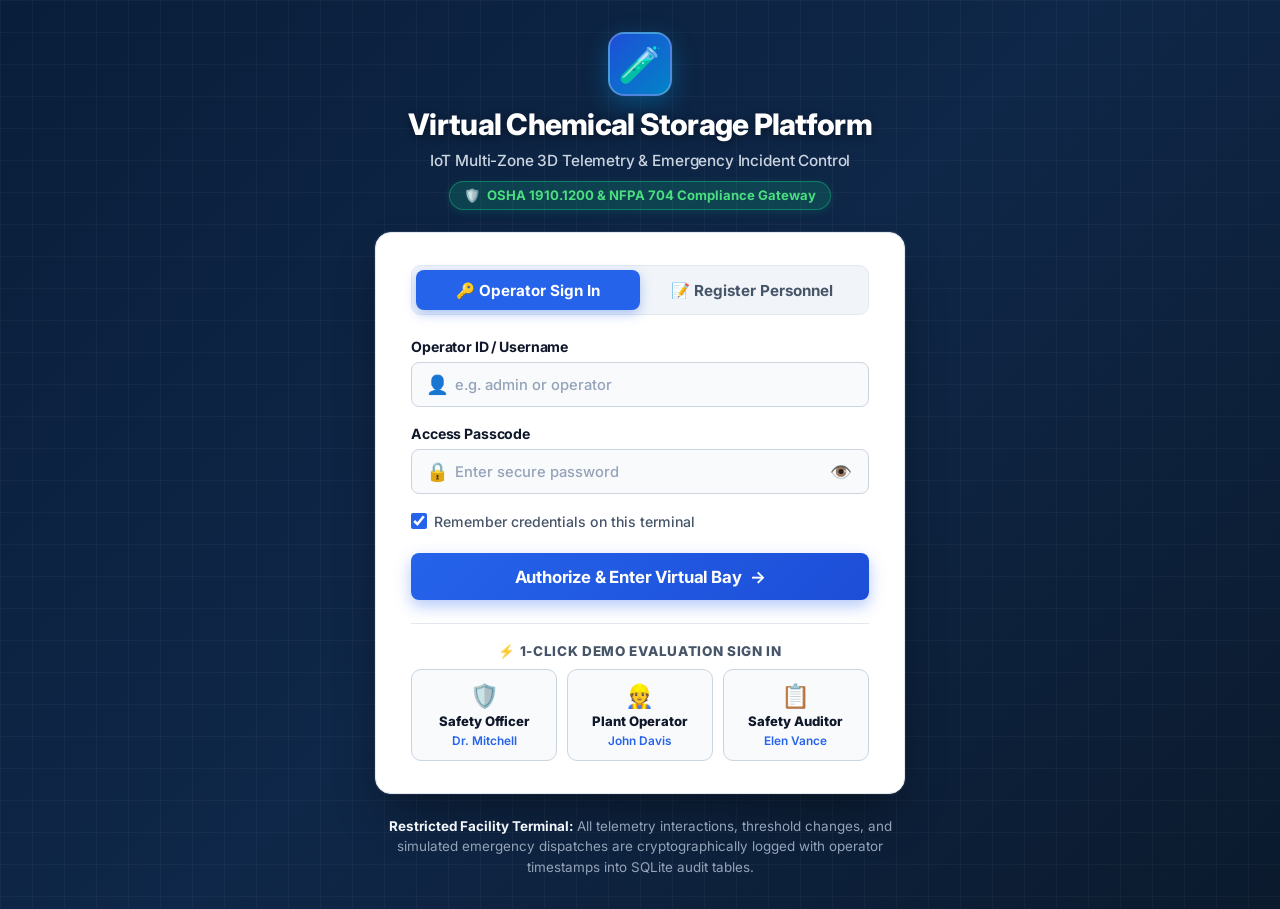
<file: frontend/login.html>
<!DOCTYPE html>
<html lang="en">
<head>
    <meta charset="UTF-8">
    <meta name="viewport" content="width=device-width, initial-scale=1.0">
    <title>Secure Access Portal – IoT Chemical Storage Monitoring System</title>
    <meta name="description" content="Authorized Personnel Sign-In Portal for Virtual Chemical Storage Room Monitoring and Emergency Telemetry">
    <link rel="preconnect" href="https://fonts.googleapis.com">
    <link rel="preconnect" href="https://fonts.gstatic.com" crossorigin>
    <link href="https://fonts.googleapis.com/css2?family=Inter:wght@400;500;600;700;800&display=swap" rel="stylesheet">
    <link rel="stylesheet" href="css/login.css?v=2">
</head>
<body>
    <div class="login-container">
        <!-- Top Branding Header -->
        <header class="login-header">
            <div class="brand-icon-wrap">🧪</div>
            <h1>Virtual Chemical Storage Platform</h1>
            <p>IoT Multi-Zone 3D Telemetry &amp; Emergency Incident Control</p>
            <div class="compliance-badge">
                <span>🛡️</span>
                <span>OSHA 1910.1200 &amp; NFPA 704 Compliance Gateway</span>
            </div>
        </header>

        <!-- Main Auth Card -->
        <div class="login-card">
            <!-- Tabs -->
            <div class="auth-tabs">
                <button type="button" class="auth-tab-btn active" id="tab-login">🔑 Operator Sign In</button>
                <button type="button" class="auth-tab-btn" id="tab-register">📝 Register Personnel</button>
            </div>

            <!-- Alert Notification Banner -->
            <div class="auth-alert" id="auth-alert">
                <span id="alert-icon">⚠️</span>
                <span id="alert-message"></span>
            </div>

            <!-- TAB 1: Operator Sign In Form -->
            <form id="form-login" class="auth-form">
                <div class="form-field">
                    <label for="login-username">Operator ID / Username</label>
                    <div class="input-with-icon">
                        <span class="input-icon">👤</span>
                        <input type="text" id="login-username" class="auth-input" placeholder="e.g. admin or operator" required autocomplete="username">
                    </div>
                </div>

                <div class="form-field">
                    <label for="login-password">Access Passcode</label>
                    <div class="input-with-icon">
                        <span class="input-icon">🔒</span>
                        <input type="password" id="login-password" class="auth-input" placeholder="Enter secure password" required autocomplete="current-password">
                        <button type="button" class="toggle-password" data-target="login-password" title="Show/Hide Password">👁️</button>
                    </div>
                </div>

                <div class="form-options">
                    <label class="remember-label">
                        <input type="checkbox" id="remember-me" checked>
                        <span>Remember credentials on this terminal</span>
                    </label>
                </div>

                <button type="submit" id="btn-login-submit" class="btn-auth-submit">
                    <span>Authorize &amp; Enter Virtual Bay</span>
                    <span>→</span>
                </button>
            </form>

            <!-- TAB 2: Register Personnel Form -->
            <form id="form-register" class="auth-form hidden">
                <div class="form-field">
                    <label for="reg-name">Full Name</label>
                    <div class="input-with-icon">
                        <span class="input-icon">🪪</span>
                        <input type="text" id="reg-name" class="auth-input" placeholder="e.g. Dr. Alex Mercer" required>
                    </div>
                </div>

                <div style="display:grid; grid-template-columns: 1fr 1fr; gap:0.6rem;">
                    <div class="form-field">
                        <label for="reg-badge">Badge ID</label>
                        <div class="input-with-icon">
                            <span class="input-icon">🏷️</span>
                            <input type="text" id="reg-badge" class="auth-input" placeholder="e.g. SEC-089" value="OPS-512">
                        </div>
                    </div>
                    <div class="form-field">
                        <label for="reg-role">Designated Role</label>
                        <div class="input-with-icon">
                            <span class="input-icon">⚙️</span>
                            <select id="reg-role" class="auth-select">
                                <option value="Safety Officer">Safety Officer</option>
                                <option value="Plant Operator" selected>Plant Operator</option>
                                <option value="Safety Auditor">Safety Auditor</option>
                                <option value="Facility Manager">Facility Manager</option>
                            </select>
                        </div>
                    </div>
                </div>

                <div class="form-field">
                    <label for="reg-username">Choose Username</label>
                    <div class="input-with-icon">
                        <span class="input-icon">👤</span>
                        <input type="text" id="reg-username" class="auth-input" placeholder="Username (no spaces)" required autocomplete="username">
                    </div>
                </div>

                <div class="form-field">
                    <label for="reg-password">Create Password</label>
                    <div class="input-with-icon">
                        <span class="input-icon">🔒</span>
                        <input type="password" id="reg-password" class="auth-input" placeholder="Minimum 4 characters" required autocomplete="new-password">
                        <button type="button" class="toggle-password" data-target="reg-password" title="Show/Hide Password">👁️</button>
                    </div>
                </div>

                <button type="submit" id="btn-reg-submit" class="btn-auth-submit">
                    <span>Register &amp; Access Platform</span>
                    <span>→</span>
                </button>
            </form>

            <!-- 1-Click Fast Login for Evaluators & Demo -->
            <div class="demo-accounts-wrap">
                <span class="demo-title">⚡ 1-Click Demo Evaluation Sign In</span>
                <div class="demo-grid">
                    <button type="button" class="demo-btn" data-user="admin" data-pass="admin123" title="Login as Safety Officer">
                        <span class="demo-btn-icon">🛡️</span>
                        <span class="demo-btn-role">Safety Officer</span>
                        <span class="demo-btn-user">Dr. Mitchell</span>
                    </button>
                    <button type="button" class="demo-btn" data-user="operator" data-pass="operator123" title="Login as Plant Operator">
                        <span class="demo-btn-icon">👷</span>
                        <span class="demo-btn-role">Plant Operator</span>
                        <span class="demo-btn-user">John Davis</span>
                    </button>
                    <button type="button" class="demo-btn" data-user="auditor" data-pass="auditor123" title="Login as Safety Auditor">
                        <span class="demo-btn-icon">📋</span>
                        <span class="demo-btn-role">Safety Auditor</span>
                        <span class="demo-btn-user">Elen Vance</span>
                    </button>
                </div>
            </div>
        </div>

        <!-- Footer System Notice -->
        <footer class="login-footer">
            <p><strong>Restricted Facility Terminal:</strong> All telemetry interactions, threshold changes, and simulated emergency dispatches are cryptographically logged with operator timestamps into SQLite audit tables.</p>
        </footer>
    </div>

    <script src="js/auth.js"></script>
</body>
</html>
</file>
<file: frontend/css/login.css>
/* ==========================================================================
   Virtual Chemical Storage Room - Authentication Portal Stylesheet
   Modern High-Contrast Clean Facility Login UI
   ========================================================================== */

:root {
    --bg-page: linear-gradient(135deg, #091e3a 0%, #0f2748 50%, #0b1a2d 100%);
    --bg-card: #ffffff;
    --border-card: #e2e8f0;
    
    --text-heading: #0f172a;
    --text-body: #1e293b;
    --text-muted: #475569;
    --text-light: #64748b;
    
    --accent-blue: #2563eb;
    --accent-blue-hover: #1d4ed8;
    --accent-blue-light: #eff6ff;
    
    --input-bg: #f8fafc;
    --input-border: #cbd5e1;
    --input-focus: #2563eb;
    
    --status-danger: #dc2626;
    --status-success: #16a34a;
    
    --shadow-card: 0 25px 50px -12px rgba(0, 0, 0, 0.45), 0 0 0 1px rgba(255, 255, 255, 0.08);
}

* {
    margin: 0;
    padding: 0;
    box-sizing: border-box;
    font-family: 'Inter', -apple-system, BlinkMacSystemFont, 'Segoe UI', Roboto, sans-serif;
}

body {
    min-height: 100vh;
    background: var(--bg-page);
    color: #f8fafc;
    display: flex;
    flex-direction: column;
    justify-content: center;
    align-items: center;
    padding: 2rem 1.2rem;
    position: relative;
    overflow-x: hidden;
}

/* Subtle architectural grid pattern overlay */
body::before {
    content: '';
    position: absolute;
    top: 0; left: 0; right: 0; bottom: 0;
    background-image: 
        linear-gradient(rgba(255, 255, 255, 0.03) 1px, transparent 1px),
        linear-gradient(90deg, rgba(255, 255, 255, 0.03) 1px, transparent 1px);
    background-size: 32px 32px;
    pointer-events: none;
}

.login-container {
    width: 100%;
    max-width: 530px;
    z-index: 10;
    display: flex;
    flex-direction: column;
    gap: 1.4rem;
}

/* Header branding */
.login-header {
    text-align: center;
    display: flex;
    flex-direction: column;
    align-items: center;
    gap: 0.5rem;
}

.brand-icon-wrap {
    width: 64px;
    height: 64px;
    border-radius: 16px;
    background: linear-gradient(135deg, #1d4ed8, #0284c7);
    display: flex;
    align-items: center;
    justify-content: center;
    font-size: 2.2rem;
    box-shadow: 0 8px 24px rgba(2, 132, 199, 0.4);
    border: 2px solid rgba(255, 255, 255, 0.25);
    margin-bottom: 0.2rem;
}

.login-header h1 {
    font-size: 1.85rem;
    font-weight: 800;
    letter-spacing: -0.025em;
    color: #ffffff;
    line-height: 1.2;
    text-shadow: 0 2px 8px rgba(0, 0, 0, 0.4);
}

.login-header p {
    font-size: 0.96rem;
    color: #cbd5e1;
    font-weight: 500;
    letter-spacing: -0.01em;
}

.compliance-badge {
    display: inline-flex;
    align-items: center;
    gap: 0.45rem;
    background: rgba(16, 185, 129, 0.2);
    border: 1px solid rgba(16, 185, 129, 0.5);
    color: #4ade80;
    padding: 0.35rem 0.85rem;
    border-radius: 30px;
    font-size: 0.82rem;
    font-weight: 700;
    margin-top: 0.2rem;
    box-shadow: 0 2px 10px rgba(16, 185, 129, 0.15);
}

/* Main Card Container */
.login-card {
    background: var(--bg-card);
    color: var(--text-heading);
    border-radius: 16px;
    padding: 2rem 2.2rem;
    box-shadow: var(--shadow-card);
    display: flex;
    flex-direction: column;
    gap: 1.4rem;
    border: 1px solid var(--border-card);
}

/* Tabs */
.auth-tabs {
    display: grid;
    grid-template-columns: 1fr 1fr;
    background: #f1f5f9;
    border-radius: 10px;
    padding: 4px;
    border: 1px solid #e2e8f0;
}

.auth-tab-btn {
    background: transparent;
    border: none;
    padding: 0.65rem 1rem;
    color: var(--text-muted);
    font-size: 0.95rem;
    font-weight: 700;
    border-radius: 8px;
    cursor: pointer;
    transition: all 0.2s cubic-bezier(0.4, 0, 0.2, 1);
    display: flex;
    align-items: center;
    justify-content: center;
    gap: 0.35rem;
}

.auth-tab-btn:hover {
    color: var(--text-heading);
}

.auth-tab-btn.active {
    background: var(--accent-blue);
    color: #ffffff;
    box-shadow: 0 4px 12px rgba(37, 99, 235, 0.35);
}

/* Alert Notification Banner */
.auth-alert {
    padding: 0.75rem 1rem;
    border-radius: 8px;
    font-size: 0.9rem;
    font-weight: 600;
    display: none;
    align-items: center;
    gap: 0.6rem;
    line-height: 1.4;
}

.auth-alert.show {
    display: flex;
}

.auth-alert-error {
    background: #fef2f2;
    border: 1px solid #fca5a5;
    color: #b91c1c;
}

.auth-alert-success {
    background: #ecfdf5;
    border: 1px solid #86efac;
    color: #15803d;
}

/* Forms */
.auth-form {
    display: flex;
    flex-direction: column;
    gap: 1.15rem;
}

.auth-form.hidden {
    display: none;
}

.form-field {
    display: flex;
    flex-direction: column;
    gap: 0.45rem;
}

.form-field label {
    font-size: 0.88rem;
    font-weight: 700;
    color: var(--text-heading);
    letter-spacing: -0.01em;
}

.input-with-icon {
    position: relative;
    display: flex;
    align-items: center;
}

.input-icon {
    position: absolute;
    left: 0.9rem;
    color: #64748b;
    font-size: 1.15rem;
    pointer-events: none;
}

.auth-input {
    width: 100%;
    padding: 0.75rem 1rem 0.75rem 2.7rem;
    background: var(--input-bg);
    border: 1.5px solid var(--input-border);
    border-radius: 8px;
    color: var(--text-heading);
    font-size: 0.98rem;
    font-weight: 500;
    outline: none;
    transition: all 0.18s ease;
}

.auth-input::placeholder {
    color: #94a3b8;
    font-size: 0.92rem;
}

.auth-input:focus {
    background: #ffffff;
    border-color: var(--input-focus);
    box-shadow: 0 0 0 4px rgba(37, 99, 235, 0.15);
}

.toggle-password {
    position: absolute;
    right: 0.85rem;
    background: none;
    border: none;
    color: #64748b;
    cursor: pointer;
    font-size: 1.1rem;
    padding: 0.2rem;
    display: flex;
    align-items: center;
}

.toggle-password:hover {
    color: var(--text-heading);
}

.auth-select {
    width: 100%;
    padding: 0.75rem 1rem 0.75rem 2.7rem;
    background: var(--input-bg);
    border: 1.5px solid var(--input-border);
    border-radius: 8px;
    color: var(--text-heading);
    font-size: 0.98rem;
    font-weight: 600;
    outline: none;
    cursor: pointer;
}

.auth-select:focus {
    background: #ffffff;
    border-color: var(--input-focus);
    box-shadow: 0 0 0 4px rgba(37, 99, 235, 0.15);
}

.form-options {
    display: flex;
    justify-content: space-between;
    align-items: center;
    font-size: 0.88rem;
    color: var(--text-muted);
    font-weight: 500;
}

.remember-label {
    display: flex;
    align-items: center;
    gap: 0.45rem;
    cursor: pointer;
    user-select: none;
}

.remember-label input[type="checkbox"] {
    width: 16px;
    height: 16px;
    accent-color: var(--accent-blue);
    cursor: pointer;
}

/* Submit Button */
.btn-auth-submit {
    background: linear-gradient(135deg, #2563eb, #1d4ed8);
    color: #ffffff;
    border: none;
    padding: 0.85rem 1.2rem;
    border-radius: 8px;
    font-size: 1.05rem;
    font-weight: 700;
    letter-spacing: -0.01em;
    cursor: pointer;
    transition: all 0.2s cubic-bezier(0.4, 0, 0.2, 1);
    display: flex;
    align-items: center;
    justify-content: center;
    gap: 0.5rem;
    box-shadow: 0 6px 16px rgba(37, 99, 235, 0.35);
    margin-top: 0.3rem;
}

.btn-auth-submit:hover {
    background: linear-gradient(135deg, #3b82f6, #2563eb);
    transform: translateY(-2px);
    box-shadow: 0 10px 20px rgba(37, 99, 235, 0.45);
}

.btn-auth-submit:active {
    transform: translateY(0);
}

.btn-auth-submit:disabled {
    opacity: 0.75;
    cursor: not-allowed;
    transform: none;
}

/* 1-Click Fast Demo Login Section */
.demo-accounts-wrap {
    display: flex;
    flex-direction: column;
    gap: 0.65rem;
    border-top: 1.5px solid #e2e8f0;
    padding-top: 1.2rem;
}

.demo-title {
    font-size: 0.84rem;
    font-weight: 800;
    color: #475569;
    text-transform: uppercase;
    letter-spacing: 0.05em;
    text-align: center;
}

.demo-grid {
    display: grid;
    grid-template-columns: repeat(3, 1fr);
    gap: 0.6rem;
}

.demo-btn {
    background: #f8fafc;
    border: 1.5px solid #cbd5e1;
    border-radius: 10px;
    padding: 0.75rem 0.5rem;
    display: flex;
    flex-direction: column;
    align-items: center;
    gap: 0.25rem;
    cursor: pointer;
    transition: all 0.18s cubic-bezier(0.4, 0, 0.2, 1);
    text-align: center;
}

.demo-btn:hover {
    background: var(--accent-blue-light);
    border-color: var(--accent-blue);
    transform: translateY(-2px);
    box-shadow: 0 6px 14px rgba(37, 99, 235, 0.18);
}

.demo-btn-icon {
    font-size: 1.45rem;
}

.demo-btn-role {
    font-size: 0.82rem;
    font-weight: 800;
    color: #0f172a;
    line-height: 1.2;
}

.demo-btn-user {
    font-size: 0.74rem;
    color: var(--accent-blue);
    font-weight: 600;
}

/* Footer system note */
.login-footer {
    text-align: center;
    font-size: 0.84rem;
    color: #94a3b8;
    line-height: 1.5;
    padding: 0 0.5rem;
}

.login-footer strong {
    color: #f1f5f9;
}
</file>
